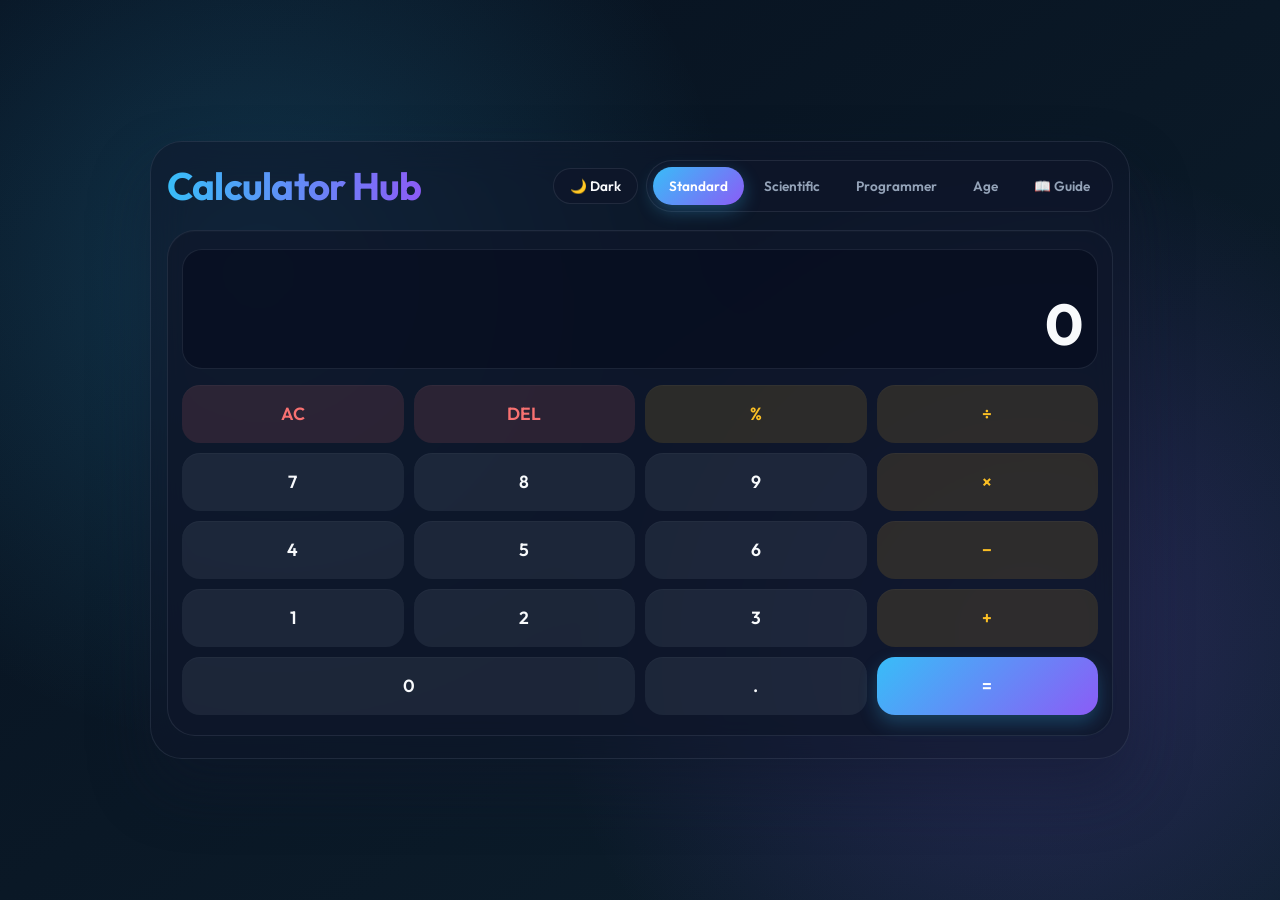
<file: index.html>
<!DOCTYPE html>
<html lang="en">
<head>
  <meta charset="UTF-8">
  <meta name="viewport" content="width=device-width, initial-scale=1.0, maximum-scale=1.0, user-scalable=yes">
  <title>Calculator Hub · Light/Dark</title>
  <link rel="preconnect" href="https://fonts.googleapis.com">
  <link rel="preconnect" href="https://fonts.gstatic.com" crossorigin>
  <link href="https://fonts.googleapis.com/css2?family=Outfit:wght@300;400;500;600;700&display=swap" rel="stylesheet">
  <link rel="stylesheet" href="styles.css">
</head>
<body data-theme="dark">
<main class="app-shell">
  <header class="app-header">
    <h1>Calculator Hub</h1>
    <div class="header-controls">
      <button class="theme-toggle" id="themeToggle" aria-label="Toggle theme">🌙 Dark</button>
      <div class="tab-bar" role="tablist">
        <button class="tab active" data-tab="standard" role="tab" aria-selected="true">Standard</button>
        <button class="tab" data-tab="scientific" role="tab" aria-selected="false">Scientific</button>
        <button class="tab" data-tab="programmer" role="tab" aria-selected="false">Programmer</button>
        <button class="tab" data-tab="age" role="tab" aria-selected="false">Age</button>
        <button class="tab" data-tab="guide" role="tab" aria-selected="false">📖 Guide</button>
      </div>
    </div>
  </header>

  <!-- STANDARD -->
  <section class="tab-panel active" id="standard-panel" role="tabpanel">
    <div class="calculator-panel">
      <div class="display">
        <div class="previous-operand" id="standard-previous"></div>
        <div class="current-operand" id="standard-current">0</div>
      </div>
      <div class="buttons standard-grid">
        <button class="btn action" id="standard-clear">AC</button>
        <button class="btn action" id="standard-delete">DEL</button>
        <button class="btn operator" data-operator="%">%</button>
        <button class="btn operator" data-operator="/">÷</button>
        <button class="btn number" data-number="7">7</button>
        <button class="btn number" data-number="8">8</button>
        <button class="btn number" data-number="9">9</button>
        <button class="btn operator" data-operator="*">×</button>
        <button class="btn number" data-number="4">4</button>
        <button class="btn number" data-number="5">5</button>
        <button class="btn number" data-number="6">6</button>
        <button class="btn operator" data-operator="-">−</button>
        <button class="btn number" data-number="1">1</button>
        <button class="btn number" data-number="2">2</button>
        <button class="btn number" data-number="3">3</button>
        <button class="btn operator" data-operator="+">+</button>
        <button class="btn number span-2" data-number="0">0</button>
        <button class="btn number" data-number=".">.</button>
        <button class="btn equals accent" id="standard-equals">=</button>
      </div>
    </div>
  </section>

  <!-- SCIENTIFIC -->
  <section class="tab-panel" id="scientific-panel" role="tabpanel">
    <div class="calculator-panel scientific-panel">
      <div class="display">
        <div class="previous-operand" id="scientific-previous"></div>
        <div class="current-operand" id="scientific-current">0</div>
      </div>
      <div class="buttons scientific-grid">
        <button class="btn function" data-function="sin(">sin</button>
        <button class="btn function" data-function="cos(">cos</button>
        <button class="btn function" data-function="tan(">tan</button>
        <button class="btn action" id="scientific-clear">AC</button>
        <button class="btn action" id="scientific-delete">DEL</button>
        <button class="btn function" data-function="log(">log</button>
        <button class="btn function" data-function="ln(">ln</button>
        <button class="btn function" data-function="^">x^y</button>
        <button class="btn function" data-function="(">(</button>
        <button class="btn function" data-function=")">)</button>
        <button class="btn function" data-function="sqrt(">√</button>
        <button class="btn number" data-number="7">7</button>
        <button class="btn number" data-number="8">8</button>
        <button class="btn number" data-number="9">9</button>
        <button class="btn operator" data-operator="/">÷</button>
        <button class="btn function" data-number="π">π</button>
        <button class="btn number" data-number="4">4</button>
        <button class="btn number" data-number="5">5</button>
        <button class="btn number" data-number="6">6</button>
        <button class="btn operator" data-operator="*">×</button>
        <button class="btn function" data-number="e">e</button>
        <button class="btn number" data-number="1">1</button>
        <button class="btn number" data-number="2">2</button>
        <button class="btn number" data-number="3">3</button>
        <button class="btn operator" data-operator="-">−</button>
        <button class="btn operator" data-operator="%">%</button>
        <button class="btn number" data-number="0">0</button>
        <button class="btn number" data-number=".">.</button>
        <button class="btn equals accent" id="scientific-equals">=</button>
        <button class="btn operator" data-operator="+">+</button>
      </div>
    </div>
  </section>

  <!-- PROGRAMMER -->
  <section class="tab-panel" id="programmer-panel" role="tabpanel">
    <div class="calculator-panel programmer-panel">
      <div class="programmer-toolbar">
        <span class="base-select-label">Base</span>
        <select id="programmer-base" aria-label="Select base">
          <option value="2">Binary</option>
          <option value="8">Octal</option>
          <option value="10" selected>Decimal</option>
          <option value="16">Hex</option>
        </select>
        <button class="btn action compact-btn" id="programmer-clear">AC</button>
      </div>
      <div class="display">
        <div class="helper-label" id="programmer-label">DEC</div>
        <div class="current-operand" id="programmer-current">0</div>
      </div>
      <div class="conversion-row">
        <span>DEC: <strong id="programmer-dec">0</strong></span>
        <span>BIN: <strong id="programmer-bin">0</strong></span>
        <span>HEX: <strong id="programmer-hex">0</strong></span>
      </div>
      <div class="buttons programmer-grid">
        <button class="btn action" data-programmer-op="AND">AND</button>
        <button class="btn action" data-programmer-op="OR">OR</button>
        <button class="btn action" data-programmer-op="XOR">XOR</button>
        <button class="btn action" data-programmer-op="NOT">NOT</button>
        <button class="btn action" id="programmer-delete">DEL</button>
        <button class="btn operator" data-programmer-op="<<">&lt;&lt;</button>
        <button class="btn operator" data-programmer-op=">>">&gt;&gt;</button>
        <button class="btn operator" data-programmer-op="/">÷</button>
        <button class="btn operator" data-programmer-op="*">×</button>
        <button class="btn operator" data-programmer-op="-">−</button>
        <button class="btn number" data-programmer-digit="A">A</button>
        <button class="btn number" data-programmer-digit="B">B</button>
        <button class="btn number" data-programmer-digit="C">C</button>
        <button class="btn number" data-programmer-digit="D">D</button>
        <button class="btn operator" data-programmer-op="+">+</button>
        <button class="btn number" data-programmer-digit="E">E</button>
        <button class="btn number" data-programmer-digit="F">F</button>
        <button class="btn number" data-programmer-digit="7">7</button>
        <button class="btn number" data-programmer-digit="8">8</button>
        <button class="btn number" data-programmer-digit="9">9</button>
        <button class="btn number" data-programmer-digit="4">4</button>
        <button class="btn number" data-programmer-digit="5">5</button>
        <button class="btn number" data-programmer-digit="6">6</button>
        <button class="btn number" data-programmer-digit="1">1</button>
        <button class="btn number" data-programmer-digit="2">2</button>
        <button class="btn number span-2" data-programmer-digit="0">0</button>
        <button class="btn number" data-programmer-digit="3">3</button>
        <button class="btn equals accent" id="programmer-equals">=</button>
      </div>
    </div>
  </section>

  <!-- AGE -->
  <section class="tab-panel" id="age-panel" role="tabpanel">
    <div class="calculator-panel age-panel">
      <h2>Age Calculator</h2>
      <div class="age-field">
        <label for="birthdate">Date of birth</label>
        <input type="date" id="birthdate" />
      </div>
      <label class="checkbox-row" for="use-current-date">
        <input type="checkbox" id="use-current-date" checked />
        <span>Use today as target date</span>
      </label>
      <div class="age-field hidden" id="target-date-group">
        <label for="targetdate">Target date</label>
        <input type="date" id="targetdate" />
      </div>
      <button class="btn equals accent full-width" id="age-calculate">Calculate Age</button>
      <div class="result-box" id="age-result">Please enter your birth date.</div>
    </div>
  </section>

  <!-- GUIDE -->
  <section class="tab-panel" id="guide-panel" role="tabpanel">
    <div class="calculator-panel guide-panel">
      <h2>📖 User Guide</h2>
      <p><strong>Calculator Hub</strong> combines four calculators in one. Switch tabs, use keyboard shortcuts, and enjoy mobile-friendly touch controls.</p>

      <div class="divider"></div>

      <h3>⌨️ Keyboard Shortcuts</h3>
      <p>Works when no input field is focused. Use <span class="key">Tab</span> to move focus away.</p>
      <table>
        <tr><th>Key</th><th>Action</th></tr>
        <tr><td><span class="key">0-9</span> <span class="key">.</span></td><td>Enter numbers / decimal</td></tr>
        <tr><td><span class="key">+</span> <span class="key">-</span> <span class="key">*</span> <span class="key">/</span></td><td>Operators (add, subtract, multiply, divide)</td></tr>
        <tr><td><span class="key">%</span></td><td>Percentage (Standard / Scientific)</td></tr>
        <tr><td><span class="key">^</span></td><td>Exponentiation (Scientific only)</td></tr>
        <tr><td><span class="key">Enter</span> or <span class="key">=</span></td><td>Calculate result</td></tr>
        <tr><td><span class="key">Backspace</span></td><td>Delete last character</td></tr>
        <tr><td><span class="key">Escape</span></td><td>Clear (AC)</td></tr>
      </table>

      <div class="divider"></div>

      <h3>🧮 Standard Calculator</h3>
      <p>Basic arithmetic: addition, subtraction, multiplication, division, and percentages.</p>
      <ul>
        <li><strong>%</strong> — percentage of first value (e.g. <code>200 + 10% = 220</code>)</li>
        <li><strong>AC</strong> — clears everything</li>
        <li><strong>DEL</strong> — removes last digit</li>
      </ul>

      <div class="divider"></div>

      <h3>🔬 Scientific Calculator</h3>
      <p>Trigonometry, logarithms, exponentiation, constants, and parentheses.</p>
      <table>
        <tr><th>Function</th><th>Description</th><th>Example</th></tr>
        <tr><td>sin / cos / tan</td><td>Trigonometric (degrees)</td><td><code>sin(30) = 0.5</code></td></tr>
        <tr><td>log / ln</td><td>Log base-10 / natural log</td><td><code>log(100) = 2</code></td></tr>
        <tr><td>√</td><td>Square root</td><td><code>√(16) = 4</code></td></tr>
        <tr><td>x^y</td><td>Exponentiation</td><td><code>2^3 = 8</code></td></tr>
        <tr><td>π / e</td><td>Pi and Euler's number</td><td><code>π × 2</code></td></tr>
        <tr><td>( )</td><td>Parentheses for grouping</td><td><code>(2+3)×4 = 20</code></td></tr>
      </table>

      <div class="divider"></div>

      <h3>💻 Programmer Calculator</h3>
      <p>Bitwise operations and base conversion (Binary, Octal, Decimal, Hex).</p>
      <ul>
        <li><strong>Base dropdown</strong> — switch between BIN, OCT, DEC, HEX</li>
        <li><strong>AND / OR / XOR / NOT</strong> — bitwise logic</li>
        <li><strong>&lt;&lt; / &gt;&gt;</strong> — bit shift left / right</li>
        <li><strong>Conversions</strong> — DEC, BIN, HEX shown in real time</li>
      </ul>
      <p><strong>Example:</strong> In Decimal, <code>5 AND 3 = 1</code>. In Hex, <code>A + 5 = F</code>.</p>

      <div class="divider"></div>

      <h3>📅 Age Calculator</h3>
      <ul>
        <li>Enter your <strong>date of birth</strong></li>
        <li>Check <strong>"Use today as target date"</strong> for current age</li>
        <li>Or uncheck to pick a custom <strong>target date</strong></li>
        <li>Press <strong>Calculate Age</strong> to see years, months, and days</li>
      </ul>

      <div class="divider"></div>

      <h3>📱 Mobile & Touch</h3>
      <ul>
        <li>All buttons are sized for fingers</li>
        <li>Responsive layout adapts to any screen</li>
        <li>Date pickers work natively on mobile</li>
        <li>Pinch-to-zoom supported</li>
      </ul>
      <p style="color:var(--muted); font-size:0.85rem; margin-top:8px;">Tip: rotate your device for a wider view on tablets.</p>
    </div>
  </section>
</main>

<script src="app.js"></script>
</body>
</html>
</file>
<file: styles.css>
* {
      box-sizing: border-box;
      margin: 0;
      padding: 0;
      -webkit-tap-highlight-color: transparent;
    }

    /* Light / Dark variables */
    :root {
      --bg-1: #07111f;
      --bg-2: #0d1f2d;
      --panel: rgba(15, 23, 42, 0.72);
      --panel-border: rgba(148, 163, 184, 0.14);
      --input-bg: rgba(15, 23, 42, 0.7);
      --primary: #f8fafc;
      --muted: #94a3b8;
      --accent: #38bdf8;
      --accent-2: #8b5cf6;
      --highlight: #fbbf24;
      --danger: #f87171;
      --shadow: rgba(15, 23, 42, 0.45);
      --btn-bg: rgba(148, 163, 184, 0.09);
      --btn-hover: rgba(148, 163, 184, 0.16);
      --btn-number: rgba(148, 163, 184, 0.11);
      --btn-operator: rgba(251, 191, 36, 0.12);
      --btn-action: rgba(248, 113, 113, 0.12);
      --btn-function: rgba(56, 189, 248, 0.12);
      --display-bg: rgba(2, 6, 23, 0.4);
      --conversion-bg: rgba(2, 6, 23, 0.35);
      --guide-text: #e2e8f0;
      --guide-code-bg: rgba(15,23,42,0.7);
      --table-header: rgba(56,189,248,0.15);
      --scrollbar-thumb: rgba(148,163,184,0.3);
      --tab-bg: rgba(15, 23, 42, 0.68);
      --shell-bg: rgba(15, 23, 42, 0.55);
      --result-bg: rgba(2, 6, 23, 0.42);
    }

    [data-theme="light"] {
      --bg-1: #e8edf5;
      --bg-2: #d5dde8;
      --panel: rgba(255, 255, 255, 0.75);
      --panel-border: rgba(0, 0, 0, 0.08);
      --input-bg: rgba(255, 255, 255, 0.8);
      --primary: #0a0f1a;
      --muted: #475569;
      --accent: #2563eb;
      --accent-2: #7c3aed;
      --highlight: #d97706;
      --danger: #dc2626;
      --shadow: rgba(0, 0, 0, 0.1);
      --btn-bg: rgba(0, 0, 0, 0.06);
      --btn-hover: rgba(0, 0, 0, 0.12);
      --btn-number: rgba(0, 0, 0, 0.05);
      --btn-operator: rgba(217, 119, 6, 0.10);
      --btn-action: rgba(220, 38, 38, 0.08);
      --btn-function: rgba(37, 99, 235, 0.08);
      --display-bg: rgba(255, 255, 255, 0.6);
      --conversion-bg: rgba(255, 255, 255, 0.5);
      --guide-text: #1e293b;
      --guide-code-bg: rgba(255,255,255,0.7);
      --table-header: rgba(37,99,235,0.10);
      --scrollbar-thumb: rgba(0,0,0,0.15);
      --tab-bg: rgba(255, 255, 255, 0.7);
      --shell-bg: rgba(255, 255, 255, 0.6);
      --result-bg: rgba(255, 255, 255, 0.6);
    }

    body {
      min-height: 100vh;
      display: grid;
      place-items: center;
      background: radial-gradient(circle at 20% 30%, rgba(56, 189, 248, 0.2), transparent 40%),
                  radial-gradient(circle at 80% 70%, rgba(139, 92, 246, 0.22), transparent 40%),
                  linear-gradient(145deg, var(--bg-1), var(--bg-2));
      font-family: 'Outfit', sans-serif;
      color: var(--primary);
      padding: 12px;
      transition: background 0.3s ease;
    }

    button, input, select {
      font: inherit;
      border: none;
      outline: none;
    }

    .app-shell {
      width: min(100%, 980px);
      background: var(--shell-bg);
      backdrop-filter: blur(18px);
      -webkit-backdrop-filter: blur(18px);
      border: 1px solid var(--panel-border);
      border-radius: 32px;
      padding: 18px 16px 22px;
      box-shadow: 0 30px 60px var(--shadow);
      transition: background 0.3s, border-color 0.3s;
    }

    .app-header {
      display: flex;
      justify-content: space-between;
      align-items: center;
      gap: 12px;
      margin-bottom: 18px;
      flex-wrap: wrap;
    }

    .app-header h1 {
      font-size: clamp(1.6rem, 4vw, 2.4rem);
      font-weight: 700;
      letter-spacing: -0.02em;
      background: linear-gradient(to right, var(--accent), var(--accent-2));
      -webkit-background-clip: text;
      -webkit-text-fill-color: transparent;
      background-clip: text;
    }

    .header-controls {
      display: flex;
      align-items: center;
      gap: 8px;
    }

    .theme-toggle {
      background: var(--tab-bg);
      border: 1px solid var(--panel-border);
      border-radius: 40px;
      padding: 8px 16px;
      color: var(--primary);
      font-weight: 600;
      font-size: 0.85rem;
      cursor: pointer;
      transition: 0.2s;
      display: flex;
      align-items: center;
      gap: 6px;
    }
    .theme-toggle:hover {
      opacity: 0.8;
    }

    .tab-bar {
      display: flex;
      flex-wrap: wrap;
      gap: 4px;
      background: var(--tab-bg);
      border-radius: 40px;
      padding: 6px;
      border: 1px solid var(--panel-border);
      transition: background 0.3s;
    }

    .tab {
      background: transparent;
      color: var(--muted);
      padding: 10px 16px;
      border-radius: 40px;
      font-weight: 600;
      font-size: 0.85rem;
      cursor: pointer;
      transition: 0.2s;
      white-space: nowrap;
      flex: 0 1 auto;
    }

    .tab.active {
      background: linear-gradient(135deg, var(--accent), var(--accent-2));
      color: white;
      box-shadow: 0 6px 18px rgba(56, 189, 248, 0.3);
    }

    .tab-panel {
      display: none;
      animation: fade 0.2s ease;
    }

    .tab-panel.active {
      display: block;
    }

    @keyframes fade {
      from { opacity: 0.4; transform: translateY(6px); }
      to { opacity: 1; transform: translateY(0); }
    }

    .calculator-panel {
      background: var(--panel);
      border: 1px solid var(--panel-border);
      border-radius: 28px;
      padding: 18px 14px 20px;
      box-shadow: inset 0 1px 0 rgba(255,255,255,0.02);
      transition: background 0.3s, border-color 0.3s;
    }

    .display {
      min-height: 100px;
      display: flex;
      flex-direction: column;
      justify-content: flex-end;
      align-items: flex-end;
      text-align: right;
      background: var(--display-bg);
      border-radius: 20px;
      border: 1px solid var(--panel-border);
      padding: 16px 16px 12px;
      margin-bottom: 16px;
      word-break: break-word;
      transition: background 0.3s;
    }

    .previous-operand {
      min-height: 26px;
      color: var(--muted);
      font-size: 1rem;
      font-weight: 400;
    }

    .current-operand {
      font-size: clamp(2.2rem, 7vw, 3.6rem);
      font-weight: 700;
      line-height: 1.1;
      letter-spacing: -0.03em;
      color: var(--primary);
    }

    .buttons {
      display: grid;
      gap: 10px;
    }

    .standard-grid { grid-template-columns: repeat(4, 1fr); }
    .scientific-grid { grid-template-columns: repeat(5, 1fr); }
    .programmer-grid { grid-template-columns: repeat(5, 1fr); }

    .btn {
      border-radius: 18px;
      min-height: 58px;
      font-weight: 600;
      font-size: 1.1rem;
      background: var(--btn-bg);
      color: var(--primary);
      cursor: pointer;
      transition: 0.15s ease;
      box-shadow: inset 0 1px 0 rgba(255,255,255,0.03);
      display: flex;
      align-items: center;
      justify-content: center;
      touch-action: manipulation;
      user-select: none;
      -webkit-user-select: none;
    }

    .btn:hover {
      transform: translateY(-2px) scale(1.05);
      background: var(--btn-hover);
      box-shadow: 0 10px 26px var(--shadow), 0 0 0 1px var(--accent), 0 0 20px rgba(56, 189, 248, 0.35);
      filter: brightness(1.2);
      z-index: 1;
    }

    .btn:active {
      transform: scale(0.94);
      background: var(--btn-hover);
      box-shadow: none;
      filter: none;
    }

    .btn.number { background: var(--btn-number); }
    .btn.operator, .btn.function, .btn.action { background: var(--btn-operator); color: var(--highlight); }
    .btn.action { background: var(--btn-action); color: var(--danger); }
    .btn.function { background: var(--btn-function); color: var(--accent); }

    .btn.equals.accent {
      background: linear-gradient(135deg, var(--accent), var(--accent-2));
      color: white;
      box-shadow: 0 8px 18px rgba(56, 189, 248, 0.25);
    }

    .span-2 { grid-column: span 2; }

    .programmer-toolbar {
      display: flex;
      align-items: center;
      justify-content: space-between;
      gap: 8px;
      margin-bottom: 14px;
      flex-wrap: wrap;
    }

    .base-select-label { color: var(--muted); font-weight: 500; font-size: 0.9rem; }

    #programmer-base {
      background: var(--input-bg);
      color: var(--primary);
      border: 1px solid var(--panel-border);
      border-radius: 40px;
      padding: 10px 16px;
      font-weight: 500;
      min-width: 100px;
      transition: background 0.3s;
    }

    .compact-btn { min-height: 44px; padding: 0 18px; }

    .helper-label {
      color: var(--muted);
      font-size: 0.7rem;
      letter-spacing: 0.1em;
      text-transform: uppercase;
      margin-bottom: 4px;
    }

    .conversion-row {
      display: grid;
      grid-template-columns: repeat(3, 1fr);
      gap: 8px;
      margin: 0 0 16px;
      color: var(--muted);
      font-size: 0.85rem;
      background: var(--conversion-bg);
      border-radius: 18px;
      padding: 12px 14px;
      border: 1px solid var(--panel-border);
      transition: background 0.3s;
    }

    .conversion-row strong { color: var(--primary); font-weight: 600; }

    .age-panel { max-width: 480px; margin: 0 auto; }
    .age-panel h2 { margin-bottom: 16px; font-size: 1.8rem; font-weight: 600; color: var(--primary); }

    .age-field {
      display: flex;
      flex-direction: column;
      gap: 6px;
      margin-bottom: 16px;
    }

    .age-field label, .checkbox-row { color: var(--muted); font-weight: 500; }

    .age-field input {
      background: var(--input-bg);
      border: 1px solid var(--panel-border);
      border-radius: 40px;
      color: var(--primary);
      padding: 14px 18px;
      width: 100%;
      transition: background 0.3s;
    }

    .checkbox-row {
      display: flex;
      align-items: center;
      gap: 10px;
      margin-bottom: 14px;
    }

    .checkbox-row input { width: 20px; height: 20px; accent-color: var(--accent); }

    .hidden { display: none !important; }

    .full-width { width: 100%; margin-top: 8px; min-height: 60px; }

    .result-box {
      background: var(--result-bg);
      border-radius: 20px;
      border: 1px solid var(--panel-border);
      padding: 18px 16px;
      margin-top: 20px;
      font-size: 1.05rem;
      line-height: 1.5;
      color: var(--primary);
      transition: background 0.3s;
    }

    /* Guide panel */
    .guide-panel {
      max-height: 70vh;
      overflow-y: auto;
      padding-right: 6px;
      scrollbar-width: thin;
      scrollbar-color: var(--scrollbar-thumb) transparent;
    }
    .guide-panel::-webkit-scrollbar { width: 5px; }
    .guide-panel::-webkit-scrollbar-thumb { background: var(--scrollbar-thumb); border-radius: 10px; }

    .guide-panel h2 {
      font-size: 1.6rem;
      font-weight: 600;
      margin: 0 0 12px 0;
      background: linear-gradient(to right, var(--accent), var(--accent-2));
      -webkit-background-clip: text;
      -webkit-text-fill-color: transparent;
      background-clip: text;
    }
    .guide-panel h3 {
      font-size: 1.2rem;
      font-weight: 600;
      margin: 20px 0 10px 0;
      color: var(--accent);
    }
    .guide-panel h4 {
      font-size: 1rem;
      font-weight: 600;
      margin: 16px 0 6px 0;
      color: var(--highlight);
    }
    .guide-panel p {
      margin: 6px 0 12px 0;
      line-height: 1.6;
      color: var(--guide-text);
    }
    .guide-panel ul, .guide-panel ol {
      margin: 6px 0 12px 20px;
      color: var(--guide-text);
      line-height: 1.7;
    }
    .guide-panel li { margin-bottom: 4px; }
    .guide-panel table {
      width: 100%;
      border-collapse: collapse;
      margin: 12px 0 16px;
      font-size: 0.85rem;
      background: var(--conversion-bg);
      border-radius: 16px;
      overflow: hidden;
      transition: background 0.3s;
    }
    .guide-panel th {
      background: var(--table-header);
      color: var(--primary);
      font-weight: 600;
      padding: 10px 12px;
      text-align: left;
    }
    .guide-panel td {
      padding: 8px 12px;
      border-top: 1px solid var(--panel-border);
      color: var(--guide-text);
    }
    .guide-panel .key {
      display: inline-block;
      background: var(--guide-code-bg);
      border: 1px solid var(--panel-border);
      border-radius: 6px;
      padding: 0 8px;
      font-family: monospace;
      font-size: 0.8rem;
      color: var(--highlight);
    }
    .guide-panel .badge {
      display: inline-block;
      background: var(--btn-function);
      color: var(--accent);
      border-radius: 20px;
      padding: 2px 12px;
      font-size: 0.7rem;
      font-weight: 600;
      margin-right: 4px;
    }
    .guide-panel .divider {
      height: 1px;
      background: linear-gradient(to right, transparent, var(--panel-border), transparent);
      margin: 24px 0 16px;
    }
    .guide-panel code {
      background: var(--guide-code-bg);
      padding: 1px 6px;
      border-radius: 4px;
      font-size: 0.85rem;
      color: var(--accent);
    }

    /* mobile */
    @media (max-width: 640px) {
      .app-shell { padding: 12px 10px 16px; border-radius: 28px; }
      .app-header { flex-direction: column; align-items: stretch; gap: 10px; }
      .header-controls { justify-content: flex-end; }
      .tab-bar { justify-content: space-around; padding: 4px; }
      .tab { padding: 8px 10px; font-size: 0.7rem; flex: 1 1 auto; text-align: center; }
      .calculator-panel { padding: 12px 8px 14px; }
      .display { min-height: 80px; padding: 12px 12px 8px; }
      .btn { min-height: 52px; font-size: 1rem; border-radius: 14px; }
      .scientific-grid, .programmer-grid { grid-template-columns: repeat(4, 1fr); gap: 8px; }
      .standard-grid { grid-template-columns: repeat(4, 1fr); gap: 8px; }
      .conversion-row { grid-template-columns: 1fr 1fr; font-size: 0.75rem; padding: 10px; }
      .programmer-toolbar { flex-wrap: wrap; }
      #programmer-base { min-width: 80px; padding: 8px 12px; }
      .age-panel h2 { font-size: 1.5rem; }
      .guide-panel { max-height: 60vh; }
      .guide-panel h2 { font-size: 1.3rem; }
      .guide-panel h3 { font-size: 1rem; }
    }

    @media (max-width: 420px) {
      .tab { font-size: 0.6rem; padding: 6px 6px; }
      .btn { min-height: 44px; font-size: 0.9rem; }
      .scientific-grid, .programmer-grid { grid-template-columns: repeat(4, 1fr); gap: 6px; }
      .standard-grid { grid-template-columns: repeat(4, 1fr); gap: 6px; }
      .conversion-row { grid-template-columns: 1fr; gap: 4px; }
      .guide-panel table { font-size: 0.7rem; }
      .guide-panel th, .guide-panel td { padding: 6px 8px; }
    }
</file>
